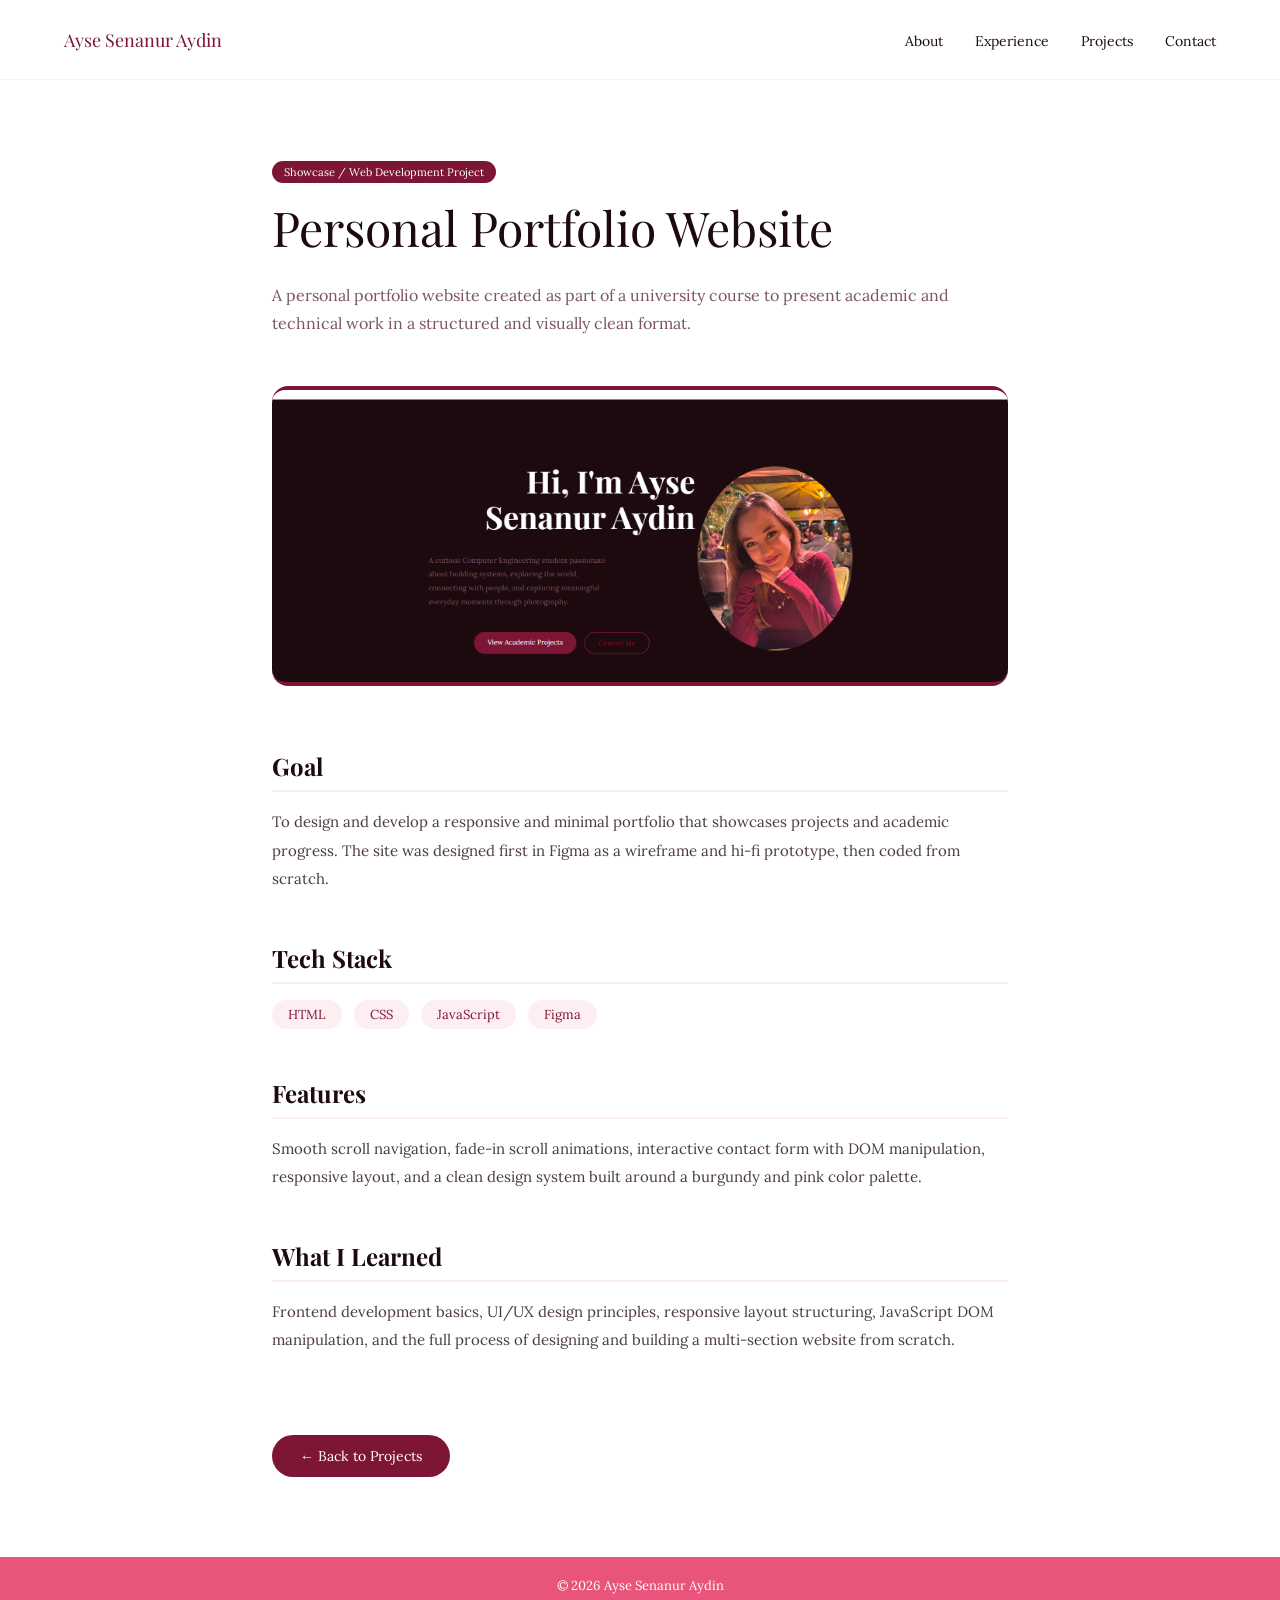
<file: portfolio.html>
<!DOCTYPE html>
<html lang="en">
<head>
  <meta charset="UTF-8">
  <meta name="viewport" content="width=device-width, initial-scale=1.0">
  <title>Portfolio Website | Ayse Senanur Aydin</title>
  <link href="https://fonts.googleapis.com/css2?family=Playfair+Display:wght@700&family=Lora:wght@400;500&display=swap" rel="stylesheet">
  <link rel="stylesheet" href="style.css">
  <link rel="stylesheet" href="project.css">
</head>
<body>

  <!-- nav bar -------------------------------------------------------------------------------------- -->
  <nav>
    <a href="index.html" class="logo">Ayse Senanur Aydin</a>
    <ul>
      <li><a href="index.html#about">About</a></li>
      <li><a href="index.html#experience">Experience</a></li>
      <li><a href="index.html#projects">Projects</a></li>
      <li><a href="index.html#contact">Contact</a></li>
    </ul>
  </nav>

  <!-- proje detayı ---------------------------------------------------------------------------------- -->
  <div class="project-detail">

    <div class="project-header">
      <span class="project-type">Showcase / Web Development Project</span>
      <h1>Personal Portfolio Website</h1>
      <p class="project-summary">
        A personal portfolio website created as part of a university course to present academic and technical work in a structured and visually clean format.
      </p>
    </div>

    <div class="project-hero-img">
      <img src="pics/portfolio.png " alt="Portfolio Project">
    </div>

    <div class="project-content">

      <div class="project-section">
        <h2>Goal</h2>
        <p>
          To design and develop a responsive and minimal portfolio that showcases projects and academic progress. The site was designed first in Figma as a wireframe and hi-fi prototype, then coded from scratch.
        </p>
      </div>

      <div class="project-section">
        <h2>Tech Stack</h2>
        <div class="tech-tags">
          <span class="tag">HTML</span>
          <span class="tag">CSS</span>
          <span class="tag">JavaScript</span>
          <span class="tag">Figma</span>
        </div>
      </div>

      <div class="project-section">
        <h2>Features</h2>
        <p>
          Smooth scroll navigation, fade-in scroll animations, interactive contact form with DOM manipulation, responsive layout, and a clean design system built around a burgundy and pink color palette.
        </p>
      </div>

      <div class="project-section">
        <h2>What I Learned</h2>
        <p>
          Frontend development basics, UI/UX design principles, responsive layout structuring, JavaScript DOM manipulation, and the full process of designing and building a multi-section website from scratch.
        </p>
      </div>

    </div>

    <a href="index.html#projects" class="btn-primary back-btn">← Back to Projects</a>

  </div>

  <!-- footer -------------------------------------------------------------------------------------- -->
    <footer>
      <p>© 2026 Ayse Senanur Aydin</p>
    </footer>

</body>
</html>
</file>
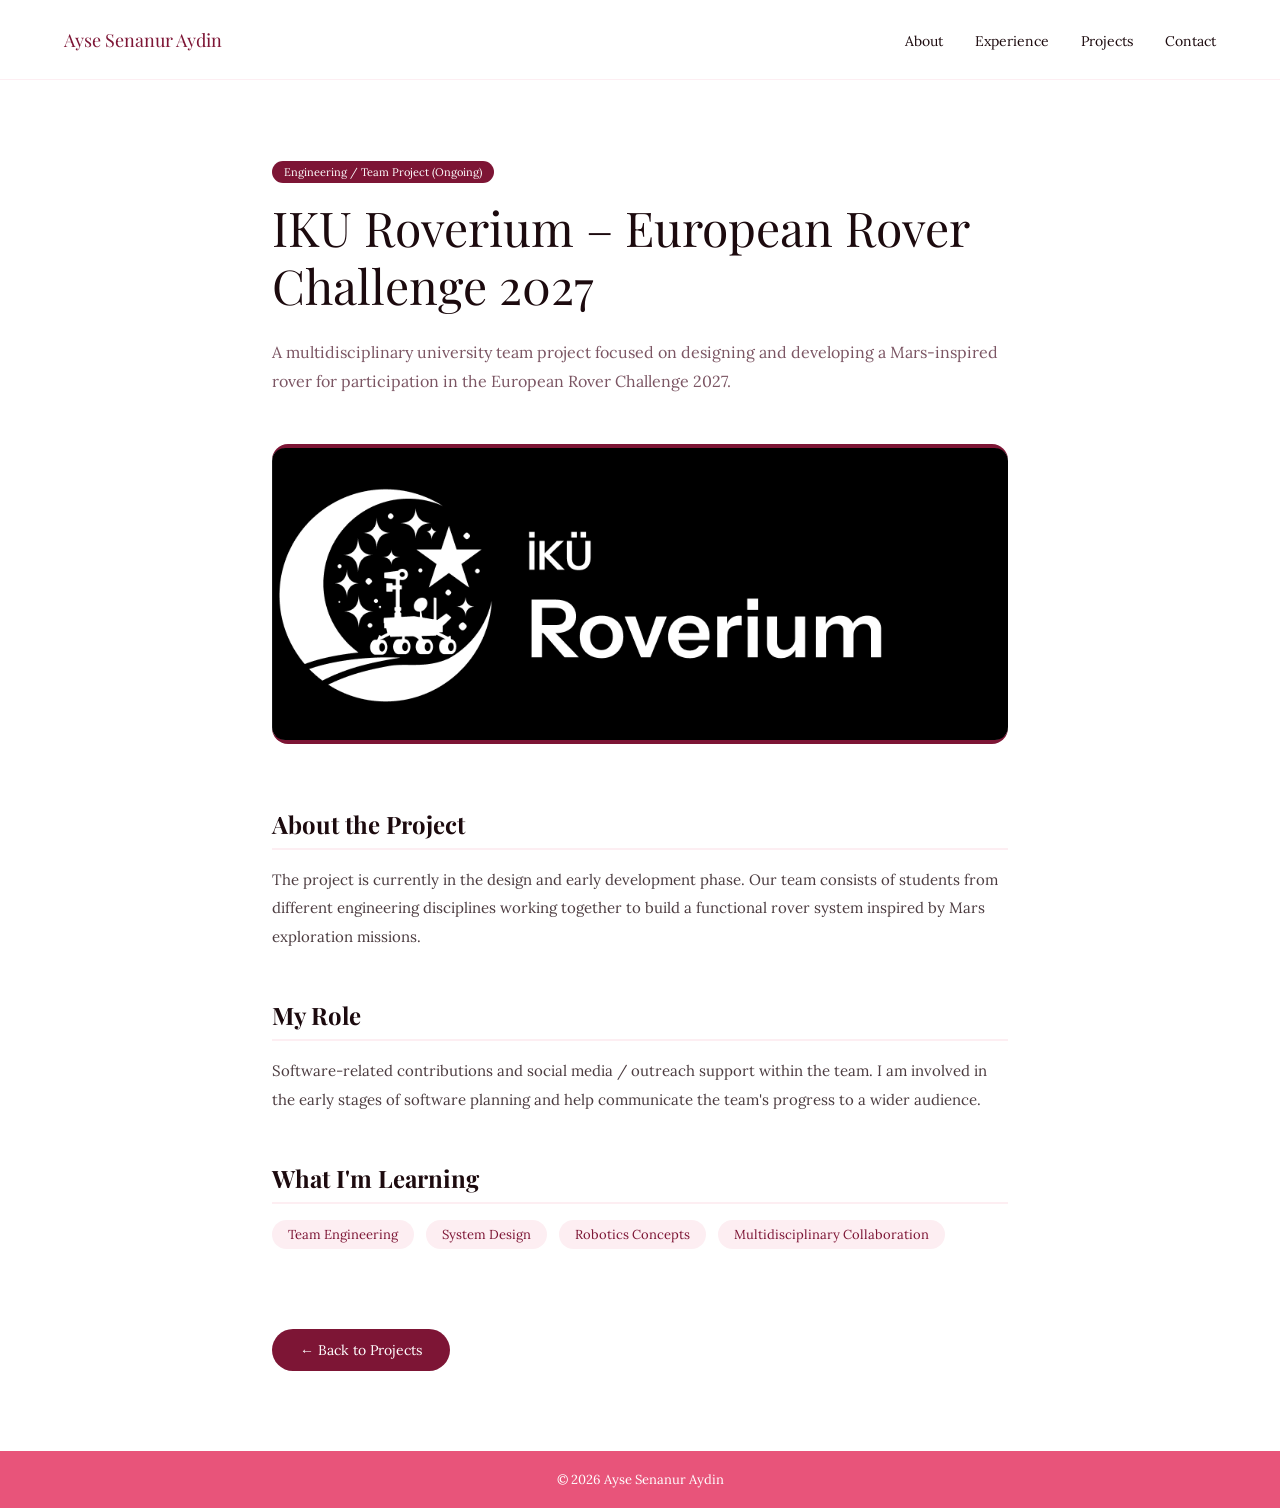
<file: roverium.html>
<!DOCTYPE html>
<html lang="en">
<head>
  <meta charset="UTF-8">
  <meta name="viewport" content="width=device-width, initial-scale=1.0">
  <title>IKU Roverium | Ayse Senanur Aydin</title>
  <link href="https://fonts.googleapis.com/css2?family=Playfair+Display:wght@700&family=Lora:wght@400;500&display=swap" rel="stylesheet">
  <link rel="stylesheet" href="style.css">
  <link rel="stylesheet" href="project.css">
</head>
<body>

  <!-- nav bar -------------------------------------------------------------------------------------- -->
  <nav>
    <a href="index.html" class="logo">Ayse Senanur Aydin</a>
    <ul>
      <li><a href="index.html#about">About</a></li>
      <li><a href="index.html#experience">Experience</a></li>
      <li><a href="index.html#projects">Projects</a></li>
      <li><a href="index.html#contact">Contact</a></li>
    </ul>
  </nav>

  <!-- proje detayı ---------------------------------------------------------------------------------- -->
  <div class="project-detail">

    <div class="project-header">
      <span class="project-type">Engineering / Team Project (Ongoing)</span>
      <h1>IKU Roverium – European Rover Challenge 2027</h1>
      <p class="project-summary">
        A multidisciplinary university team project focused on designing and developing a Mars-inspired rover for participation in the European Rover Challenge 2027.
      </p>
    </div>

    <div class="project-hero-img">
      <img src="pics/roverium.png " alt="Roverium Project">
    </div>

    <div class="project-content">

      <div class="project-section">
        <h2>About the Project</h2>
        <p>
          The project is currently in the design and early development phase. Our team consists of students from different engineering disciplines working together to build a functional rover system inspired by Mars exploration missions.
        </p>
      </div>

      <div class="project-section">
        <h2>My Role</h2>
        <p>
          Software-related contributions and social media / outreach support within the team. I am involved in the early stages of software planning and help communicate the team's progress to a wider audience.
        </p>
      </div>

      <div class="project-section">
        <h2>What I'm Learning</h2>
        <div class="tech-tags">
          <span class="tag">Team Engineering</span>
          <span class="tag">System Design</span>
          <span class="tag">Robotics Concepts</span>
          <span class="tag">Multidisciplinary Collaboration</span>
        </div>
      </div>

    </div>

    <a href="index.html#projects" class="btn-primary back-btn">← Back to Projects</a>

  </div>

  <!-- footer -------------------------------------------------------------------------------------- -->
    <footer>
      <p>© 2026 Ayse Senanur Aydin</p>
    </footer>

</body>
</html>
</file>
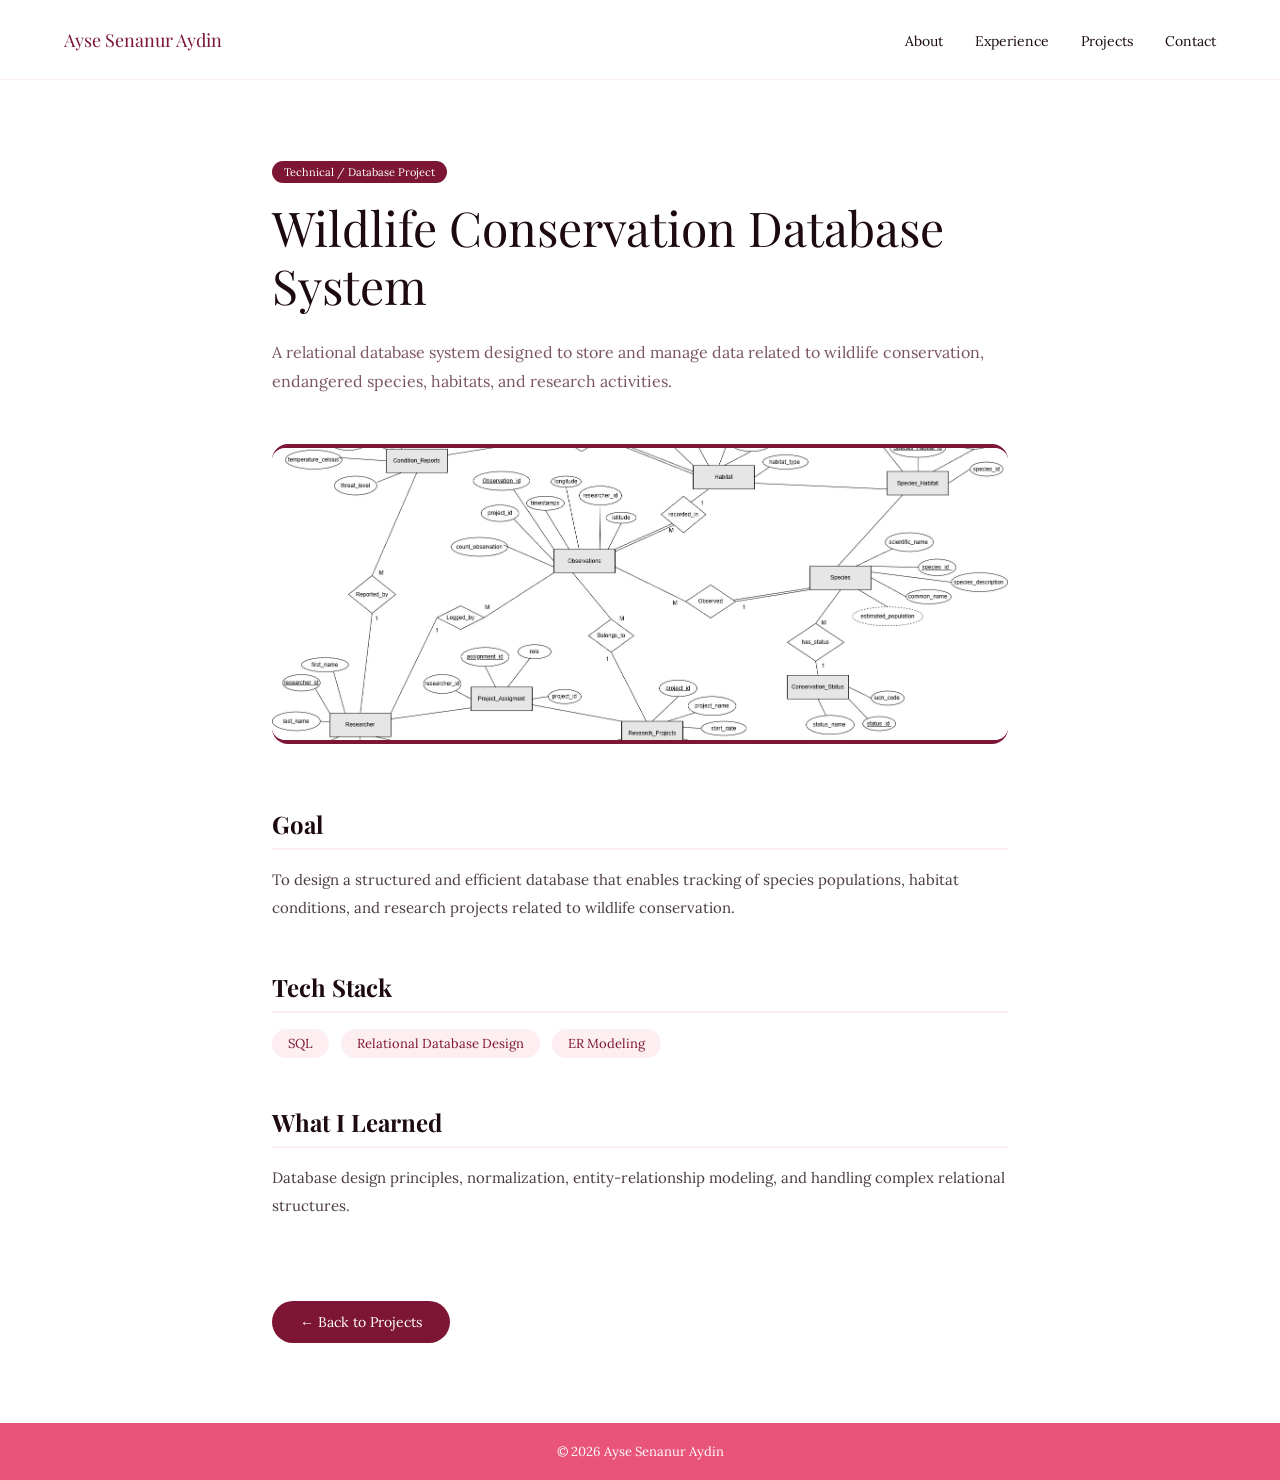
<file: wildlife.html>
<!DOCTYPE html>
<html lang="en">
<head>
  <meta charset="UTF-8">
  <meta name="viewport" content="width=device-width, initial-scale=1.0">
  <title>Wildlife Conservation Database | Ayse Senanur Aydin</title>
  <link href="https://fonts.googleapis.com/css2?family=Playfair+Display:wght@700&family=Lora:wght@400;500&display=swap" rel="stylesheet">
  <link rel="stylesheet" href="style.css">
  <link rel="stylesheet" href="project.css">
</head>
<body>

  <!-- nav bar -------------------------------------------------------------------------------------- -->
  <nav>
    <a href="index.html" class="logo">Ayse Senanur Aydin</a>
    <ul>
      <li><a href="index.html#about">About</a></li>
      <li><a href="index.html#experience">Experience</a></li>
      <li><a href="index.html#projects">Projects</a></li>
      <li><a href="index.html#contact">Contact</a></li>
    </ul>
  </nav>

  <!-- proje detayı -------------------------------------------------------------------------------- -->
  <div class="project-detail">

    <div class="project-header">
      <span class="project-type">Technical / Database Project</span>
      <h1>Wildlife Conservation Database System</h1>
      <p class="project-summary">
        A relational database system designed to store and manage data related to wildlife conservation, endangered species, habitats, and research activities.
      </p>
    </div>

    <!-- görsel alanı -->
    <div class="project-hero-img">
      <img src="pics/wildlife.jpg " alt="Wildlife Project">
    </div>

    <!-- içerik -->
    <div class="project-content">

      <div class="project-section">
        <h2>Goal</h2>
        <p>
          To design a structured and efficient database that enables tracking of species populations, habitat conditions, and research projects related to wildlife conservation.
        </p>
      </div>

      <div class="project-section">
        <h2>Tech Stack</h2>
        <div class="tech-tags">
          <span class="tag">SQL</span>
          <span class="tag">Relational Database Design</span>
          <span class="tag">ER Modeling</span>
        </div>
      </div>

      <div class="project-section">
        <h2>What I Learned</h2>
        <p>
          Database design principles, normalization, entity-relationship modeling, and handling complex relational structures.
        </p>
      </div>

    </div>

    <!-- geri dön butonu -->
    <a href="index.html#projects" class="btn-primary back-btn">← Back to Projects</a>

  </div>

  <!-- footer -------------------------------------------------------------------------------------- -->
    <footer>
      <p>© 2026 Ayse Senanur Aydin</p>
    </footer>

</body>
</html>
</file>
<file: style.css>
/* süm elemanların margin ve padding'ini sıfırla ki her tarayıcıda aynı gözüksün */
* {
  margin: 0;
  padding: 0;
  box-sizing: border-box;
}

/* sayfanın genel stili */
body {
  font-family: "Lora", serif;
  color: #1c0a0e;
  background-color: #ffffff;
}

/* nav bar ------------------------------------------------------------------------------ */

/* nav bar — logo solda, linkler sağda */
nav {
  display: flex;
  justify-content: space-between;
  align-items: center;
  padding: 0 64px;
  height: 80px;
  background: #ffffff;
  position: sticky; /* sayfa kaydırılınca nav üstte kalmaya devam etsin */
  top: 0;
  z-index: 100; /* diğer elemanların üstünde dursun diye en üst katman */
  border-bottom: 1px solid #fdeef2;
}

nav .logo {
  font-family: "Playfair Display", serif;
  font-size: 18px;
  color: #7d1535;
  text-decoration: none;
}

/*nav linkleri */
nav ul {
  list-style: none;
  display: flex;
  gap: 32px;
}

nav ul a {
  text-decoration: none;
  font-size: 14px;
  color: #1c0a0e;
  transition: color 0.3s; /* hover geçişi */
}

/* nav linkine mouse gelince renk değiştirsin */
nav ul a:hover {
  color: #7d1535;
}

/* hero --------------------------------------------------------------------------- */

.hero {
  background: #1c0a0e;
  padding: 80px 64px;
  display: flex;
  justify-content: center;
  align-items: center;
  gap: 30px;
  min-height: 90vh; /* hero ekranın büyük bi kısmını kaplasın */
}

.hero-left {
  width: 550px;
}

/* ana başlık*/
.hero-left h1 {
  font-family: "Playfair Display", serif;
  font-size: 64px;
  font-weight: normal;
  color: #ffffff;
  margin-bottom: 40px;
  line-height: 1.15;
  text-align: right; /* ortala */
}

/* tanıtım cümlesi */
.hero-headline {
  font-size: 15px;
  color: #7b5563;
  line-height: 1.9;
  margin-bottom: 48px;
  margin-left: 0; /* sola dayalı */
  max-width: 380px;
}

.hero-buttons {
  display: flex;
  gap: 16px;
  justify-content: center; /* ortala */
}

/* dolu buton — bordo */
.btn-primary {
  background: #7d1535;
  color: #ffffff;
  padding: 12px 28px;
  border-radius: 50px;
  text-decoration: none;
  font-size: 14px;
  transition: background 0.3s;
}

/* dolu butona hover */
.btn-primary:hover {
  background: #e8547a;
}

/* çerçeveli buton */
.btn-secondary {
  border: 2px solid #7d1535;
  color: #7d1535;
  padding: 12px 28px;
  border-radius: 50px;
  text-decoration: none;
  font-size: 14px;
  transition: all 0.3s;
}

/* çerçeveli butona hover */
.btn-secondary:hover {
  background: #7d1535;
  color: #ffffff;
}

.hero-right {
  display: flex;
  justify-content: center;
}

/* fotoğraf */
.hero-photo img {
  width: 320px;
  height: 380px;
  background: #fdeef2;
  border-radius: 50%; /* oval şekil */
  object-fit: cover;
  display: flex;
  align-items: center;
  justify-content: center;
  font-size: 14px;
  margin: 0 auto;
}


/* about ---------------------------------------------------------------------------------------- */

.about {
  padding: 100px 64px;
  background: #ffffff;
  max-width: 800px; /* okunabilirlik için max genişlik */
  margin: 0 auto; /* sayfada ortala */
}

/* about başlığı */
.about h2 {
  font-family: "Playfair Display", serif;
  font-size: 40px;
  color: #1c0a0e;
  margin-bottom: 40px;
}

/* about paragrafları */
.about-content p {
  font-size: 16px;
  color: #4b3b3f;
  line-height: 1.9;
  margin-bottom: 24px;
}

/* experience ----------------------------------------------------------------------------------- */

.experience {
  background: #fdeef2;
  padding: 100px 64px;
}

/* experience başlığı */
.experience h2 {
  font-family: "Playfair Display", serif;
  font-size: 40px;
  color: #1c0a0e;
  margin-bottom: 16px;
  text-align: center;
}

.section-intro {
  text-align: center;
  color: #7b5563;
  font-size: 15px;
  margin-bottom: 48px;
}

.experience-list {
  display: flex;
  flex-direction: column;
  gap: 32px;
  max-width: 700px;
  margin: 0 auto;
}

.experience-item {
  background: #ffffff;
  padding: 24px;
  border-radius: 12px;
  border-bottom: 4px solid #7d1535;
  border-top: 4px solid #7d1535;
  text-align: center;
}

/* deneyim başlığı */
.experience-item h3 {
  font-family: "Playfair Display", serif;
  font-size: 18px;
  color: #1c0a0e;
  margin-bottom: 8px;
}

/* deneyim açıklaması */
.experience-item p {
  font-size: 14px;
  color: #7b5563;
  line-height: 1.7;
}

/* projects -------------------------------------------------------------------------------------- */

.projects {
  background: #1c0a0e;
  padding: 100px 64px;
}

/* projects başlığı */
.projects h2 {
  font-family: "Playfair Display", serif;
  font-size: 40px;
  color: #ffffff;
  margin-bottom: 16px;
  text-align: center;
}

/* projects giriş cümlesi */
.projects .section-intro {
  color: #7b5563;
  margin-bottom: 48px;
}

/* proje — 2ye 2 kart düzeni */
.projects-grid {
  display: grid;
  grid-template-columns: 1fr 1fr; /* iki kolon */
  gap: 24px;
  max-width: 900px;
  margin: 0 auto;
}

/* kart linki — altı çizgisiz, renksiz */
.project-card-link {
  text-decoration: none;
  color: inherit;
}

.project-card-mini {
  background: #fdeef2;
  border-radius: 16px;
  overflow: hidden;
  transition: transform 0.3s; /* hover'da hafif büyür */
}

.project-card-mini:hover {
  transform: translateY(-8px);
}

/* kart üst görseli */
.project-card-img {
  width: 100%;
  height: 200px;
  background: #1c0a0e;
  display: flex;
  align-items: center;
  justify-content: center;
  font-size: 48px;
}
.project-card-img img{
  width: 100%;
  height: 200px;
  object-fit: cover;
}

/* kart başlıkları */
.project-card-mini h3 {
  font-family: "Playfair Display", serif;
  font-size: 18px;
  color: #1c0a0e;
  padding: 20px;
  text-align: center;
}

/* contact ------------------------------------------------------------------------------------ */

.contact {
  background: #ffffff;
  padding: 100px 64px;
  text-align: center;
}

/* contact başlığı */
.contact h2 {
  font-family: "Playfair Display", serif;
  font-size: 40px;
  color: #1c0a0e;
  margin-bottom: 16px;
}

.contact .section-intro {
  margin-bottom: 48px;
}

/* sosyal medya butonları */
.social-links {
  display: flex;
  gap: 24px;
  justify-content: center;
}

/* her sosyal medya butonu fenotipi */
.social-btn {
  background: #7d1535;
  color: #ffffff;
  padding: 12px 32px;
  border-radius: 50px;
  text-decoration: none;
  font-size: 14px;
  transition: background 0.3s;
}

.social-btn:hover {
  background: #e8547a;
}

/* iletişim formu */
.contact-form {
  max-width: 500px;
  margin: 0 auto 48px; /* ortala, altına boşluk */
  display: flex;
  flex-direction: column;
  gap: 20px;
  text-align: left; /* form içi sola yasla */
}

/* her form alanı grubu — label + input */
.form-group {
  display: flex;
  flex-direction: column;
  gap: 8px;
}

/* label yazısı */
.form-group label {
  font-size: 13px;
  color: #7b5563;
  font-weight: 500;
}

/* input alanları */
.form-group input,
.form-group textarea {
  border: 1.5px solid #e5e7eb;
  border-radius: 8px;
  padding: 12px 16px;
  font-size: 14px;
  font-family: "Lora", serif;
  color: #1c0a0e;
  outline: none;
  transition: border 0.3s;
}

/* input'a tıklanınca border bordo olur */
.form-group input:focus,
.form-group textarea:focus {
  border-color: #7d1535;
}

/* textarea yeniden boyutlandırılamaz */
.form-group textarea {
  resize: none;
}

/* gönder butonu */
.contact-form .btn-primary {
  font-family: "Lora", serif;
  width: fit-content;
  cursor: pointer;
  border: none;
}

/* footer ----------------------------------------------------------------------------------------- */

footer {
  background: #e8547a;
  padding: 20px;
  text-align: center;
  color: #ffffff;
  font-size: 13px;
}

/* scroll animasyonu ------------------------------------------------------------------------------ */

/* başlangıçta section'lar görünmesin ve biraz aşağıda dursunlar diye */
section {
  opacity: 0;
  transform: translateY(30px);
  transition: opacity 1s ease, transform 1s ease;
}

/* JS visible class ekleyince section belirir */
section.visible {
  opacity: 1;
  transform: translateY(0);
}

/* teşekkür mesajı ------------------------------------------------------------------------------ */

/* form gönderilince çıkan teşekkür mesajı */
.thanks-message {
  text-align: center;
  padding: 48px;
}

.thanks-message h3 {
  font-family: 'Playfair Display', serif;
  font-size: 28px;
  color: #7D1535;
  margin-bottom: 16px;
}

.thanks-message p {
  font-size: 15px;
  color: #7B5563;
}
</file>
<file: project.css>
/* proje detay ---------------------------------------------------------------------- */

/* tüm proje içeriği */
.project-detail {
  max-width: 800px;
  margin: 0 auto;
  padding: 80px 32px;
}

.project-header {
  margin-bottom: 48px;
}

/* proje tipi etiketi */
.project-header .project-type {
  display: inline-block;
  background: #7D1535;
  color: #FFFFFF;
  font-size: 11px;
  padding: 4px 12px;
  border-radius: 99px;
  margin-bottom: 16px;
}

/* proje ana başlığı */
.project-header h1 {
  font-family: 'Playfair Display', serif;
  font-size: 48px;
  font-weight: normal;
  color: #1C0A0E;
  margin-bottom: 24px;
  line-height: 1.2;
}

/* proje özeti */
.project-summary {
  font-size: 16px;
  color: #7B5563;
  line-height: 1.8;
}

/* proje görsel placeholder */
.project-hero-img {
  width: 100%;
  height: 300px;
  background: #FDEEF2;
  border-radius: 16px;
  margin-bottom: 64px;
  border-bottom: 4px solid #7d1535;
  border-top: 4px solid #7d1535;
}
.project-hero-img img{
  width: 100%;
  height: 292px;
  object-fit: cover;
  border-radius: 13px;
}

/* içerik bölümleri */
.project-content {
  display: flex;
  flex-direction: column;
  gap: 48px;
  margin-bottom: 64px;
}

/* her içerik bölümü */
.project-section h2 {
  font-family: 'Playfair Display', serif;
  font-size: 24px;
  color: #1C0A0E;
  margin-bottom: 16px;
  padding-bottom: 8px;
  border-bottom: 2px solid #FDEEF2; /* ince alt çizgi */
}

/* içerik metni */
.project-section p {
  font-size: 15px;
  color: #4B3B3F;
  line-height: 1.9;
}

/* teknoloji etiketleri */
.tech-tags {
  display: flex;
  gap: 12px;
  flex-wrap: wrap;
}

/* her teknoloji etiketi */
.tag {
  background: #FDEEF2;
  color: #7D1535;
  font-size: 13px;
  padding: 6px 16px;
  border-radius: 99px;
  font-family: 'Lora', serif;
}

/* geri dön butonu */
.back-btn {
  display: inline-block;
  margin-top: 16px;
}
</file>
